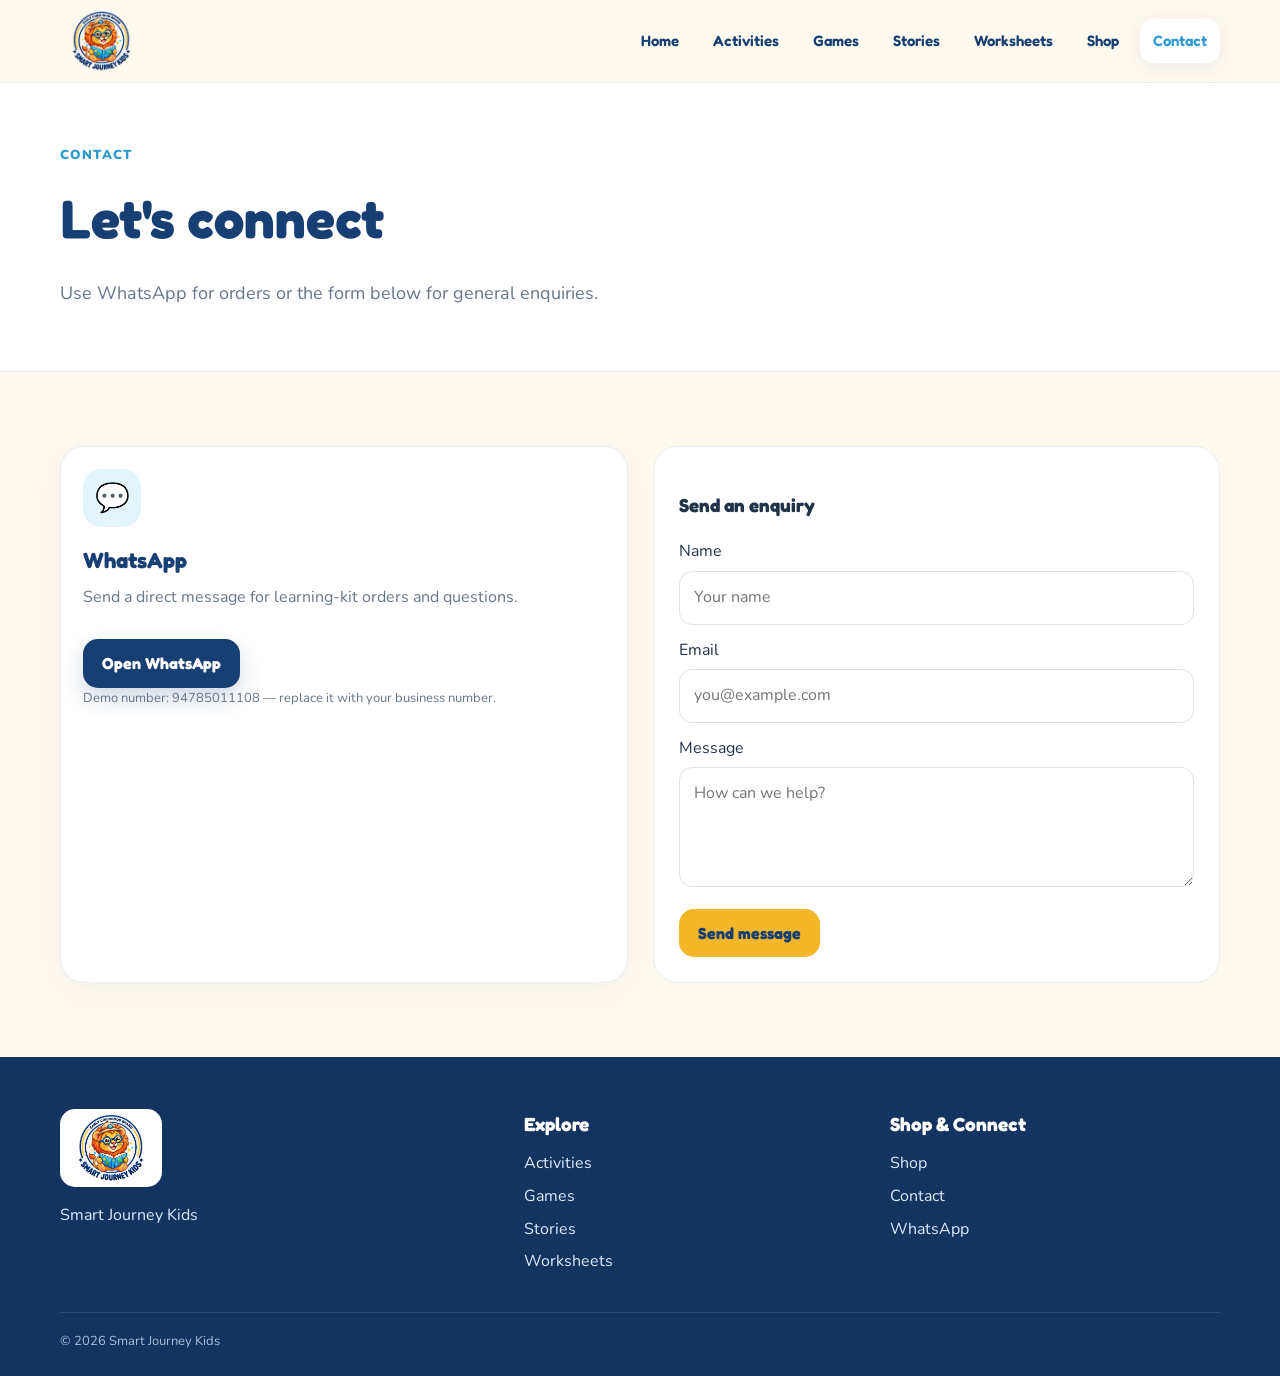
<file: contact.html>
<!doctype html>
<html lang="en"><head><meta charset="utf-8"><meta name="viewport" content="width=device-width,initial-scale=1">
<title>Contact | Smart Journey Kids</title><meta name="description" content="Smart Journey Kids">
<link rel="stylesheet" href="assets/styles.css"></head><body>
<header class="site-header"><div class="container navbar">
<a href="index.html"><img class="logo-mini" src="assets/smart-journey-kids-logo.png" alt="Smart Journey Kids"></a>
<button class="menu" aria-label="Open menu">☰</button><nav class="nav"><a class="" href="index.html">Home</a><a class="" href="activities.html">Activities</a><a class="" href="games.html">Games</a><a class="" href="stories.html">Stories</a><a class="" href="worksheets.html">Worksheets</a><a class="" href="shop.html">Shop</a><a class="active" href="contact.html">Contact</a></nav></div></header>

<main><section class="page-hero"><div class="container"><div class="eyebrow">Contact</div><h1>Let's connect</h1><p>Use WhatsApp for orders or the form below for general enquiries.</p></div></section>
<section class="section"><div class="container contact-card">
<div class="card"><div class="icon blue">💬</div><h3>WhatsApp</h3><p>Send a direct message for learning-kit orders and questions.</p><div class="actions"><a class="btn btn-primary" href="https://wa.me/94785011108" target="_blank" rel="noopener">Open WhatsApp</a></div><p class="small">Demo number: 94785011108 — replace it with your business number.</p></div>
<form class="form" onsubmit="event.preventDefault();alert('Thanks! Connect this form to your preferred email or backend before publishing.');"><h3>Send an enquiry</h3><label>Name</label><input required placeholder="Your name"><label>Email</label><input type="email" required placeholder="you@example.com"><label>Message</label><textarea required placeholder="How can we help?"></textarea><button class="btn btn-gold" type="submit">Send message</button></form>
</div></section></main>

<footer class="footer"><div class="container footer-grid">
<div><img src="assets/smart-journey-kids-logo.png" alt="Smart Journey Kids"><p>Smart Journey Kids</p></div>
<div><h4>Explore</h4><a href="activities.html">Activities</a><a href="games.html">Games</a><a href="stories.html">Stories</a><a href="worksheets.html">Worksheets</a></div>
<div><h4>Shop & Connect</h4><a href="shop.html">Shop</a><a href="contact.html">Contact</a><a href="https://wa.me/94785011108" target="_blank" rel="noopener">WhatsApp</a></div>
</div><div class="container footer-bottom">© <span id="year"></span> Smart Journey Kids</div></footer>
<script src="assets/app.js"></script></body></html>
</file>
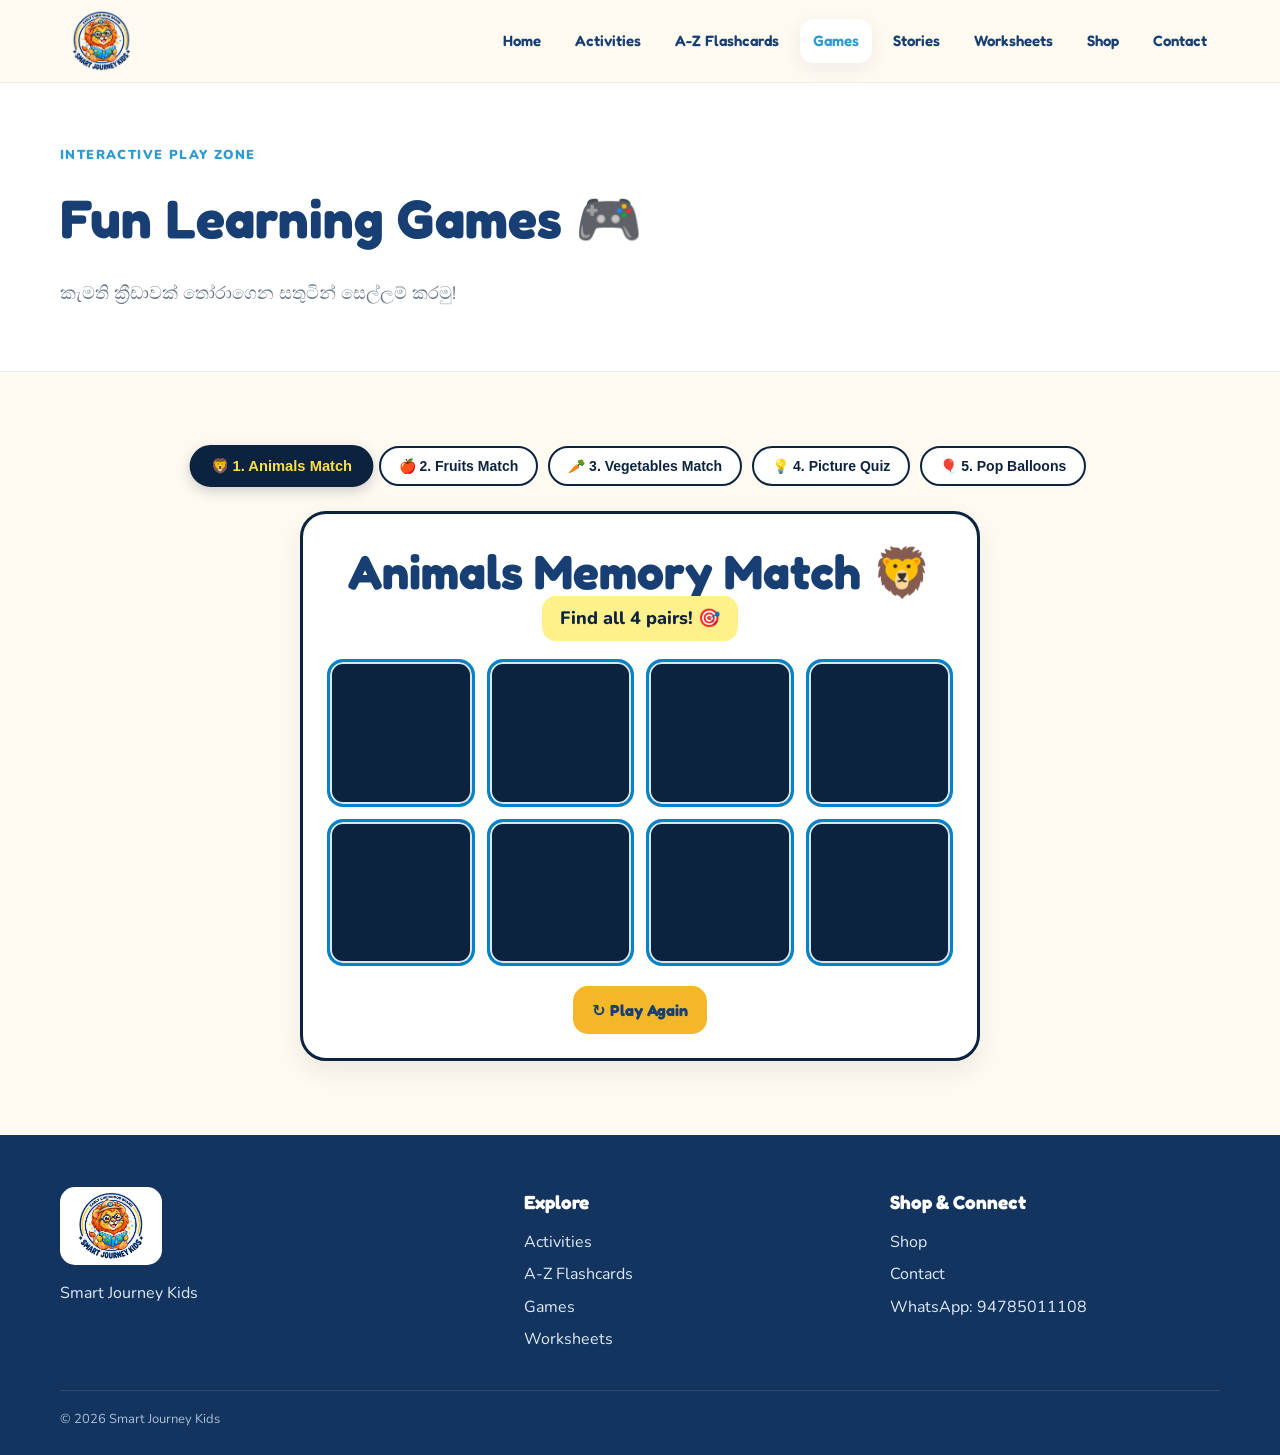
<file: games.html>
<!doctype html>
<html lang="en">
<head>
  <meta charset="utf-8">
  <meta name="viewport" content="width=device-width,initial-scale=1">
  <title>Kids Learning Games | Smart Journey Kids 🦁</title>
  <meta name="description" content="Fun educational games for kids">
  <link rel="stylesheet" href="assets/styles.css">
  <style>
    .game-nav-tabs {
      display: flex;
      flex-wrap: wrap;
      gap: 10px;
      justify-content: center;
      margin-bottom: 25px;
    }
    .game-tab-btn {
      background: #ffffff;
      border: 2.5px solid #0c2340;
      color: #0c2340;
      padding: 10px 18px;
      border-radius: 999px;
      font-weight: 800;
      font-size: 14px;
      cursor: pointer;
      transition: all 0.2s ease;
    }
    .game-tab-btn.active {
      background: #0c2340;
      color: #fde047;
      transform: scale(1.05);
      box-shadow: 0 4px 12px rgba(12,35,64,0.2);
    }
    .game-arena {
      max-width: 680px;
      margin: 0 auto;
      background: #ffffff;
      border: 3.5px solid #0c2340;
      border-radius: 26px;
      padding: 24px;
      box-shadow: 0 10px 25px rgba(12,35,64,0.08);
      text-align: center;
      display: none;
    }
    .game-arena.active {
      display: block;
    }
    .status-badge {
      font-size: 18px;
      font-weight: 800;
      color: #0c2340;
      margin-bottom: 18px;
      background: #fef08a;
      padding: 8px 18px;
      border-radius: 14px;
      display: inline-block;
    }
    .cards-grid {
      display: grid;
      grid-template-columns: repeat(4, 1fr);
      gap: 12px;
      margin-bottom: 20px;
    }
    @media (max-width: 500px) {
      .cards-grid {
        grid-template-columns: repeat(3, 1fr);
      }
    }
    .game-card {
      aspect-ratio: 1 / 1;
      background: #0c2340;
      border: 3px solid #0284c7;
      border-radius: 16px;
      display: flex;
      align-items: center;
      justify-content: center;
      font-size: 38px;
      cursor: pointer;
      user-select: none;
      transition: transform 0.2s;
    }
    .game-card:hover {
      transform: scale(1.04);
    }
    .game-card.hidden-card {
      color: transparent;
      background: #0c2340;
    }
    .game-card.hidden-card::after {
      content: "❓";
      font-size: 26px;
    }
    .game-card.flipped {
      background: #bae6fd;
      border-color: #f59e0b;
    }
    .game-card.matched {
      background: #bbf7d0;
      border-color: #10b981;
      cursor: default;
      transform: none;
    }
    /* Balloon Game Styling */
    .balloon-box {
      height: 320px;
      background: #f0fdf4;
      border: 2px dashed #86efac;
      border-radius: 20px;
      position: relative;
      overflow: hidden;
      margin-bottom: 16px;
    }
    .balloon {
      position: absolute;
      font-size: 46px;
      cursor: pointer;
      user-select: none;
      animation: floatUp 4s linear forwards;
    }
    @keyframes floatUp {
      0% { bottom: -60px; }
      100% { bottom: 330px; }
    }
    /* Quiz Styling */
    .quiz-options {
      display: grid;
      grid-template-columns: 1fr 1fr;
      gap: 12px;
      margin-top: 20px;
    }
    .quiz-opt-btn {
      background: #f8fafc;
      border: 2px solid #cbd5e1;
      padding: 14px;
      border-radius: 14px;
      font-weight: 800;
      font-size: 16px;
      cursor: pointer;
      color: #0c2340;
    }
    .quiz-opt-btn:hover {
      background: #e2e8f0;
    }
  </style>
</head>
<body>

<header class="site-header">
  <div class="container navbar">
    <a href="index.html"><img class="logo-mini" src="assets/smart-journey-kids-logo.png" alt="Smart Journey Kids"></a>
    <button class="menu" aria-label="Open menu">☰</button>
    <nav class="nav">
      <a href="index.html">Home</a>
      <a href="activities.html">Activities</a>
      <a href="flashcards.html">A-Z Flashcards</a>
      <a class="active" href="games.html">Games</a>
      <a href="stories.html">Stories</a>
      <a href="worksheets.html">Worksheets</a>
      <a href="shop.html">Shop</a>
      <a href="contact.html">Contact</a>
    </nav>
  </div>
</header>

<main>
  <section class="page-hero">
    <div class="container">
      <div class="eyebrow">Interactive Play Zone</div>
      <h1>Fun Learning Games 🎮</h1>
      <p>කැමති ක්‍රීඩාවක් තෝරාගෙන සතුටින් සෙල්ලම් කරමු!</p>
    </div>
  </section>

  <section class="section">
    <div class="container">
      
      <!-- Category Switcher Tabs -->
      <div class="game-nav-tabs">
        <button class="game-tab-btn active" onclick="switchGame('game-animals')">🦁 1. Animals Match</button>
        <button class="game-tab-btn" onclick="switchGame('game-fruits')">🍎 2. Fruits Match</button>
        <button class="game-tab-btn" onclick="switchGame('game-vege')">🥕 3. Vegetables Match</button>
        <button class="game-tab-btn" onclick="switchGame('game-quiz')">💡 4. Picture Quiz</button>
        <button class="game-tab-btn" onclick="switchGame('game-balloon')">🎈 5. Pop Balloons</button>
      </div>

      <!-- GAME 1: Animals Match -->
      <div id="game-animals" class="game-arena active">
        <h2>Animals Memory Match 🦁</h2>
        <div id="status-animals" class="status-badge">Find all 4 animal pairs! 🎯</div>
        <div id="board-animals" class="cards-grid"></div>
        <button class="btn btn-gold" onclick="startMemoryGame('animals')">↻ Play Again</button>
      </div>

      <!-- GAME 2: Fruits Match -->
      <div id="game-fruits" class="game-arena">
        <h2>Fruits Memory Match 🍎</h2>
        <div id="status-fruits" class="status-badge">Find all 4 fruit pairs! 🍓</div>
        <div id="board-fruits" class="cards-grid"></div>
        <button class="btn btn-gold" onclick="startMemoryGame('fruits')">↻ Play Again</button>
      </div>

      <!-- GAME 3: Vegetables Match -->
      <div id="game-vege" class="game-arena">
        <h2>Vegetables Memory Match 🥕</h2>
        <div id="status-vege" class="status-badge">Find all 4 vegetable pairs! 🥦</div>
        <div id="board-vege" class="cards-grid"></div>
        <button class="btn btn-gold" onclick="startMemoryGame('vege')">↻ Play Again</button>
      </div>

      <!-- GAME 4: Picture Quiz -->
      <div id="game-quiz" class="game-arena">
        <h2>Guess the Word! 💡</h2>
        <div id="quiz-badge" class="status-badge">Score: 0</div>
        <div style="font-size: 85px; margin: 15px 0;" id="quiz-icon">🍎</div>
        <h3 id="quiz-question" style="color:#0c2340;">මේ පලතුරේ නම කුමක්ද?</h3>
        <div class="quiz-options" id="quiz-options"></div>
      </div>

      <!-- GAME 5: Pop Balloons -->
      <div id="game-balloon" class="game-arena">
        <h2>Pop the Flying Balloons! 🎈</h2>
        <div class="status-badge" id="balloon-score">Score: 0 🎯</div>
        <div class="balloon-box" id="balloon-sky"></div>
        <button class="btn btn-primary" id="btn-balloon-start" onclick="startBalloons()">Start Balloon Game ▶</button>
      </div>

    </div>
  </section>
</main>

<footer class="footer">
  <div class="container footer-grid">
    <div>
      <img src="assets/smart-journey-kids-logo.png" alt="Smart Journey Kids">
      <p>Smart Journey Kids</p>
    </div>
    <div>
      <h4>Explore</h4>
      <a href="activities.html">Activities</a>
      <a href="flashcards.html">A-Z Flashcards</a>
      <a href="games.html">Games</a>
      <a href="worksheets.html">Worksheets</a>
    </div>
    <div>
      <h4>Shop & Connect</h4>
      <a href="shop.html">Shop</a>
      <a href="contact.html">Contact</a>
      <a href="https://wa.me/94785011108" target="_blank" rel="noopener">WhatsApp: 94785011108</a>
    </div>
  </div>
  <div class="container footer-bottom">© <span id="year"></span> Smart Journey Kids</div>
</footer>

<script>
  // Tab Switching Logic
  function switchGame(gameId) {
    document.querySelectorAll('.game-arena').forEach(el => el.classList.remove('active'));
    document.querySelectorAll('.game-tab-btn').forEach(btn => btn.classList.remove('active'));
    document.getElementById(gameId).classList.add('active');
    event.target.classList.add('active');

    if(gameId === 'game-quiz') initQuiz();
  }

  // Memory Datasets
  const gameData = {
    animals: ['🦁', '🐘', '🐯', '🐵'],
    fruits: ['🍎', '🍌', '🍇', '🍓'],
    vege: ['🥕', '🥦', '🌽', '🍅']
  };

  let activeFlips = {};

  function startMemoryGame(type) {
    const board = document.getElementById(`board-${type}`);
    const status = document.getElementById(`status-${type}`);
    board.innerHTML = '';
    activeFlips[type] = { flipped: [], matched: 0, lock: false };
    status.innerText = 'Find all 4 pairs! 🎯';
    status.style.background = '#fef08a';

    const deck = [...gameData[type], ...gameData[type]].sort(() => 0.5 - Math.random());

    deck.forEach(symbol => {
      const card = document.createElement('div');
      card.className = 'game-card hidden-card';
      card.innerText = symbol;
      card.dataset.sym = symbol;
      card.onclick = () => onCardClick(card, type);
      board.appendChild(card);
    });
  }

  function onCardClick(card, type) {
    const state = activeFlips[type];
    if (state.lock || card === state.flipped[0] || card.classList.contains('matched')) return;

    card.classList.remove('hidden-card');
    card.classList.add('flipped');
    state.flipped.push(card);

    if (state.flipped.length === 2) {
      const [c1, c2] = state.flipped;
      if (c1.dataset.sym === c2.dataset.sym) {
        c1.classList.add('matched');
        c2.classList.add('matched');
        state.matched++;
        state.flipped = [];
        if (state.matched === 4) {
          const status = document.getElementById(`status-${type}`);
          status.innerText = '🎉 සුපිරියි! ඔබ ජයග්‍රහණය කළා!';
          status.style.background = '#bbf7d0';
        }
      } else {
        state.lock = true;
        setTimeout(() => {
          c1.classList.add('hidden-card');
          c2.classList.add('hidden-card');
          c1.classList.remove('flipped');
          c2.classList.remove('flipped');
          state.flipped = [];
          state.lock = false;
        }, 800);
      }
    }
  }

  // GAME 4: QUIZ LOGIC
  const questions = [
    { icon: '🍎', q: 'මේ පලතුරේ නම කුමක්ද?', ans: 'Apple (ඇපල්)', opts: ['Apple (ඇපල්)', 'Banana', 'Grapes', 'Orange'] },
    { icon: '🦁', q: 'කැලයේ රජු ලෙස හඳුන්වන්නේ කවුද?', ans: 'Lion (සිංහයා)', opts: ['Elephant', 'Lion (සිංහයා)', 'Tiger', 'Monkey'] },
    { icon: '🥕', q: 'හාවා කෑමට වඩාත්ම කැමති එළවළුව?', ans: 'Carrot (කැරට්)', opts: ['Tomato', 'Corn', 'Carrot (කැරට්)', 'Broccoli'] },
    { icon: '🐘', q: 'දිග හොඬවැලක් ඇති සත්වයා කවුද?', ans: 'Elephant (අලියා)', opts: ['Giraffe', 'Zebra', 'Elephant (අලියා)', 'Horse'] }
  ];
  let quizIndex = 0;
  let quizScore = 0;

  function initQuiz() {
    quizIndex = 0;
    quizScore = 0;
    renderQuiz();
  }

  function renderQuiz() {
    if(quizIndex >= questions.length) {
      document.getElementById('quiz-question').innerText = `🎉 සුබ පැතුම්! ඔබ ලකුණු ${quizScore}/${questions.length}ක් ලබාගත්තා!`;
      document.getElementById('quiz-icon').innerText = '🏆';
      document.getElementById('quiz-options').innerHTML = `<button class="quiz-opt-btn" onclick="initQuiz()" style="grid-column: span 2;">නැවත සෙල්ලම් කරන්න</button>`;
      return;
    }
    const cur = questions[quizIndex];
    document.getElementById('quiz-badge').innerText = `Score: ${quizScore}`;
    document.getElementById('quiz-icon').innerText = cur.icon;
    document.getElementById('quiz-question').innerText = cur.q;

    const optBox = document.getElementById('quiz-options');
    optBox.innerHTML = '';
    cur.opts.forEach(opt => {
      const btn = document.createElement('button');
      btn.className = 'quiz-opt-btn';
      btn.innerText = opt;
      btn.onclick = () => {
        if(opt === cur.ans) quizScore++;
        quizIndex++;
        renderQuiz();
      };
      optBox.appendChild(btn);
    });
  }

  // GAME 5: POP BALLOONS LOGIC
  let balloonScore = 0;
  let balloonTimer = null;

  function startBalloons() {
    const sky = document.getElementById('balloon-sky');
    const startBtn = document.getElementById('btn-balloon-start');
    sky.innerHTML = '';
    balloonScore = 0;
    document.getElementById('balloon-score').innerText = 'Score: 0 🎯';
    startBtn.style.display = 'none';

    let count = 0;
    balloonTimer = setInterval(() => {
      if(count >= 15) {
        clearInterval(balloonTimer);
        setTimeout(() => {
          alert(`Game Over! ඔබ ලකුණු ${balloonScore}ක් ලබාගත්තා! 🎈`);
          startBtn.style.display = 'inline-block';
        }, 3000);
        return;
      }
      createBalloon();
      count++;
    }, 700);
  }

  function createBalloon() {
    const sky = document.getElementById('balloon-sky');
    const b = document.createElement('div');
    const emojis = ['🎈', '🔴', '🟡', '🟢', '🟣'];
    b.className = 'balloon';
    b.innerText = emojis[Math.floor(Math.random() * emojis.length)];
    b.style.left = Math.random() * 80 + '%';
    b.onclick = () => {
      balloonScore += 10;
      document.getElementById('balloon-score').innerText = `Score: ${balloonScore} 🎯`;
      b.remove();
    };
    sky.appendChild(b);
  }

  // Init on Load
  document.addEventListener('DOMContentLoaded', () => {
    startMemoryGame('animals');
    startMemoryGame('fruits');
    startMemoryGame('vege');
    initQuiz();
  });
</script>
<script src="assets/app.js"></script>
</body>
</html>
</file>
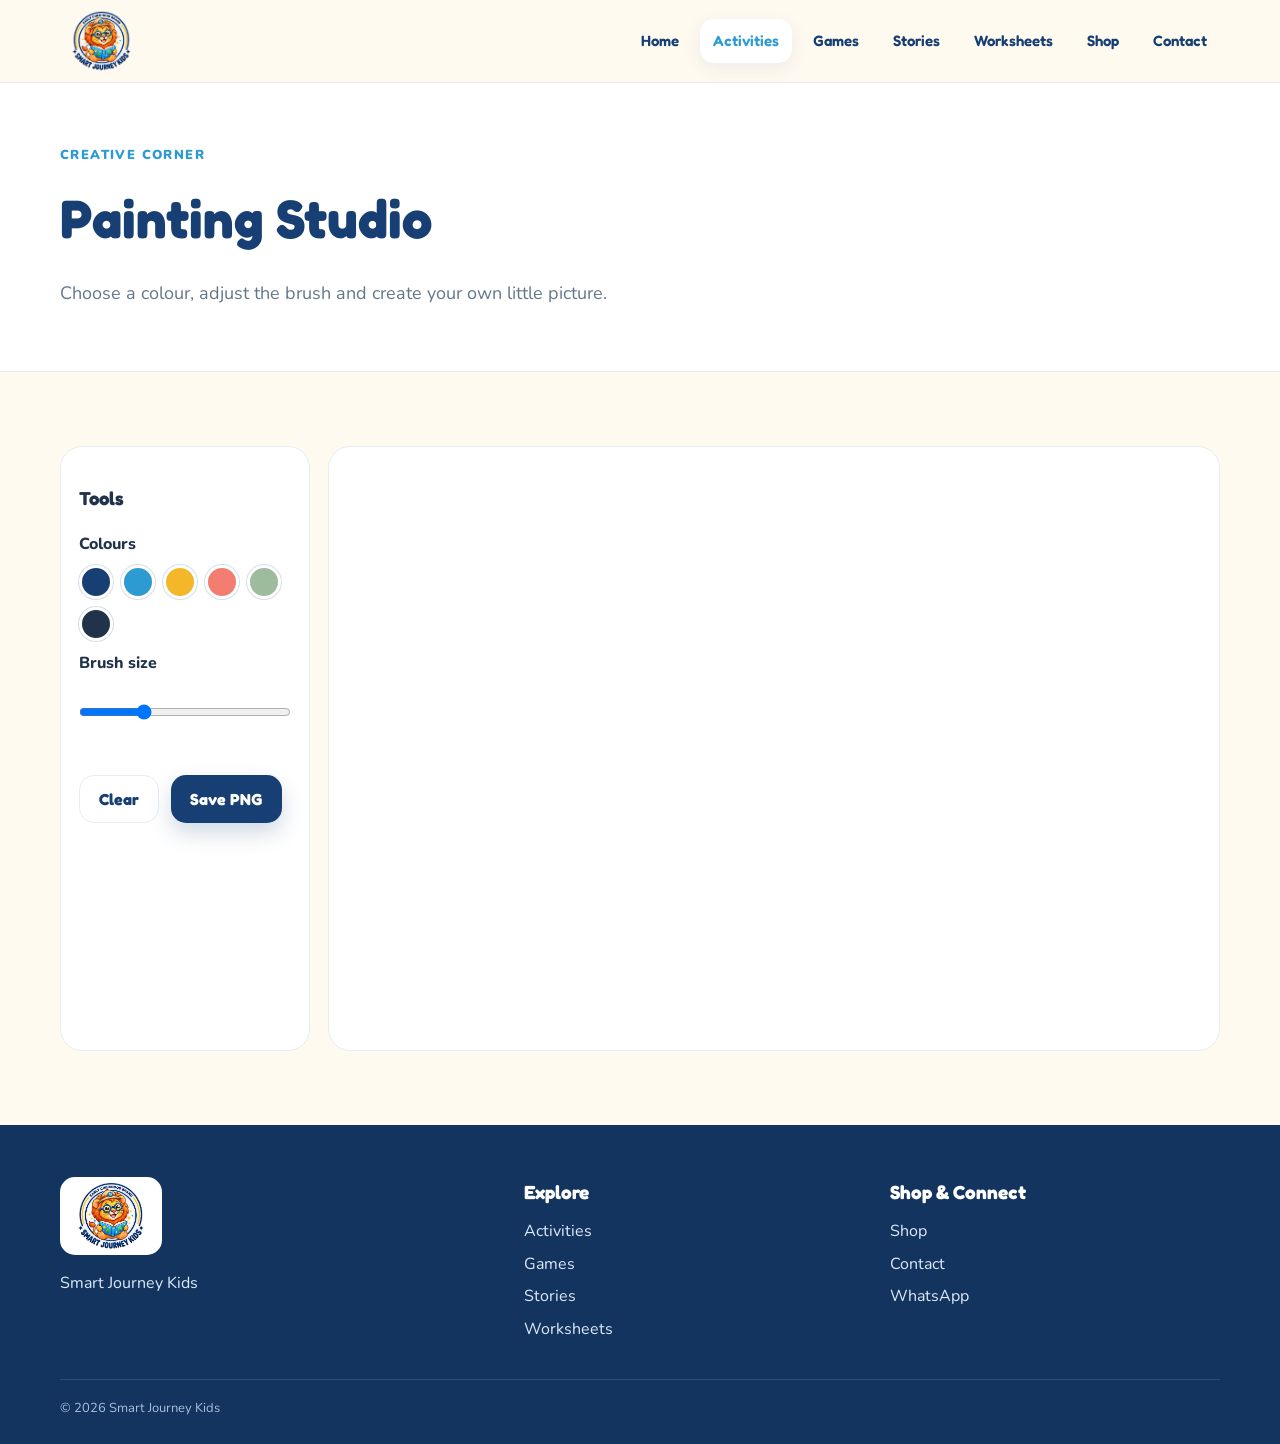
<file: painting.html>
<!doctype html>
<html lang="en"><head><meta charset="utf-8"><meta name="viewport" content="width=device-width,initial-scale=1">
<title>Painting Studio | Smart Journey Kids</title><meta name="description" content="Smart Journey Kids">
<link rel="stylesheet" href="assets/styles.css"></head><body>
<header class="site-header"><div class="container navbar">
<a href="index.html"><img class="logo-mini" src="assets/smart-journey-kids-logo.png" alt="Smart Journey Kids"></a>
<button class="menu" aria-label="Open menu">☰</button><nav class="nav"><a class="" href="index.html">Home</a><a class="active" href="activities.html">Activities</a><a class="" href="games.html">Games</a><a class="" href="stories.html">Stories</a><a class="" href="worksheets.html">Worksheets</a><a class="" href="shop.html">Shop</a><a class="" href="contact.html">Contact</a></nav></div></header>

<main><section class="page-hero"><div class="container"><div class="eyebrow">Creative Corner</div><h1>Painting Studio</h1><p>Choose a colour, adjust the brush and create your own little picture.</p></div></section>
<section class="section"><div class="container"><div class="paint-wrap">
<aside class="paint-tools"><h3>Tools</h3><label>Colours</label><div class="palette">
<button class="swatch" data-color="#173f73" style="background:#173f73"></button><button class="swatch" data-color="#2d9bd2" style="background:#2d9bd2"></button><button class="swatch" data-color="#f4b72a" style="background:#f4b72a"></button><button class="swatch" data-color="#f27d70" style="background:#f27d70"></button><button class="swatch" data-color="#9dbb9d" style="background:#9dbb9d"></button><button class="swatch" data-color="#20334a" style="background:#20334a"></button>
</div><label>Brush size</label><input id="brushSize" type="range" min="2" max="30" value="9"><div class="actions"><button class="btn btn-light" id="clearCanvas">Clear</button><button class="btn btn-primary" id="downloadCanvas">Save PNG</button></div></aside>
<div class="canvas-shell"><canvas id="paintCanvas" width="900" height="600"></canvas></div>
</div></div></section></main>

<footer class="footer"><div class="container footer-grid">
<div><img src="assets/smart-journey-kids-logo.png" alt="Smart Journey Kids"><p>Smart Journey Kids</p></div>
<div><h4>Explore</h4><a href="activities.html">Activities</a><a href="games.html">Games</a><a href="stories.html">Stories</a><a href="worksheets.html">Worksheets</a></div>
<div><h4>Shop & Connect</h4><a href="shop.html">Shop</a><a href="contact.html">Contact</a><a href="https://wa.me/94779882111" target="_blank" rel="noopener">WhatsApp</a></div>
</div><div class="container footer-bottom">© <span id="year"></span> Smart Journey Kids</div></footer>
<script src="assets/app.js"></script></body></html>
</file>
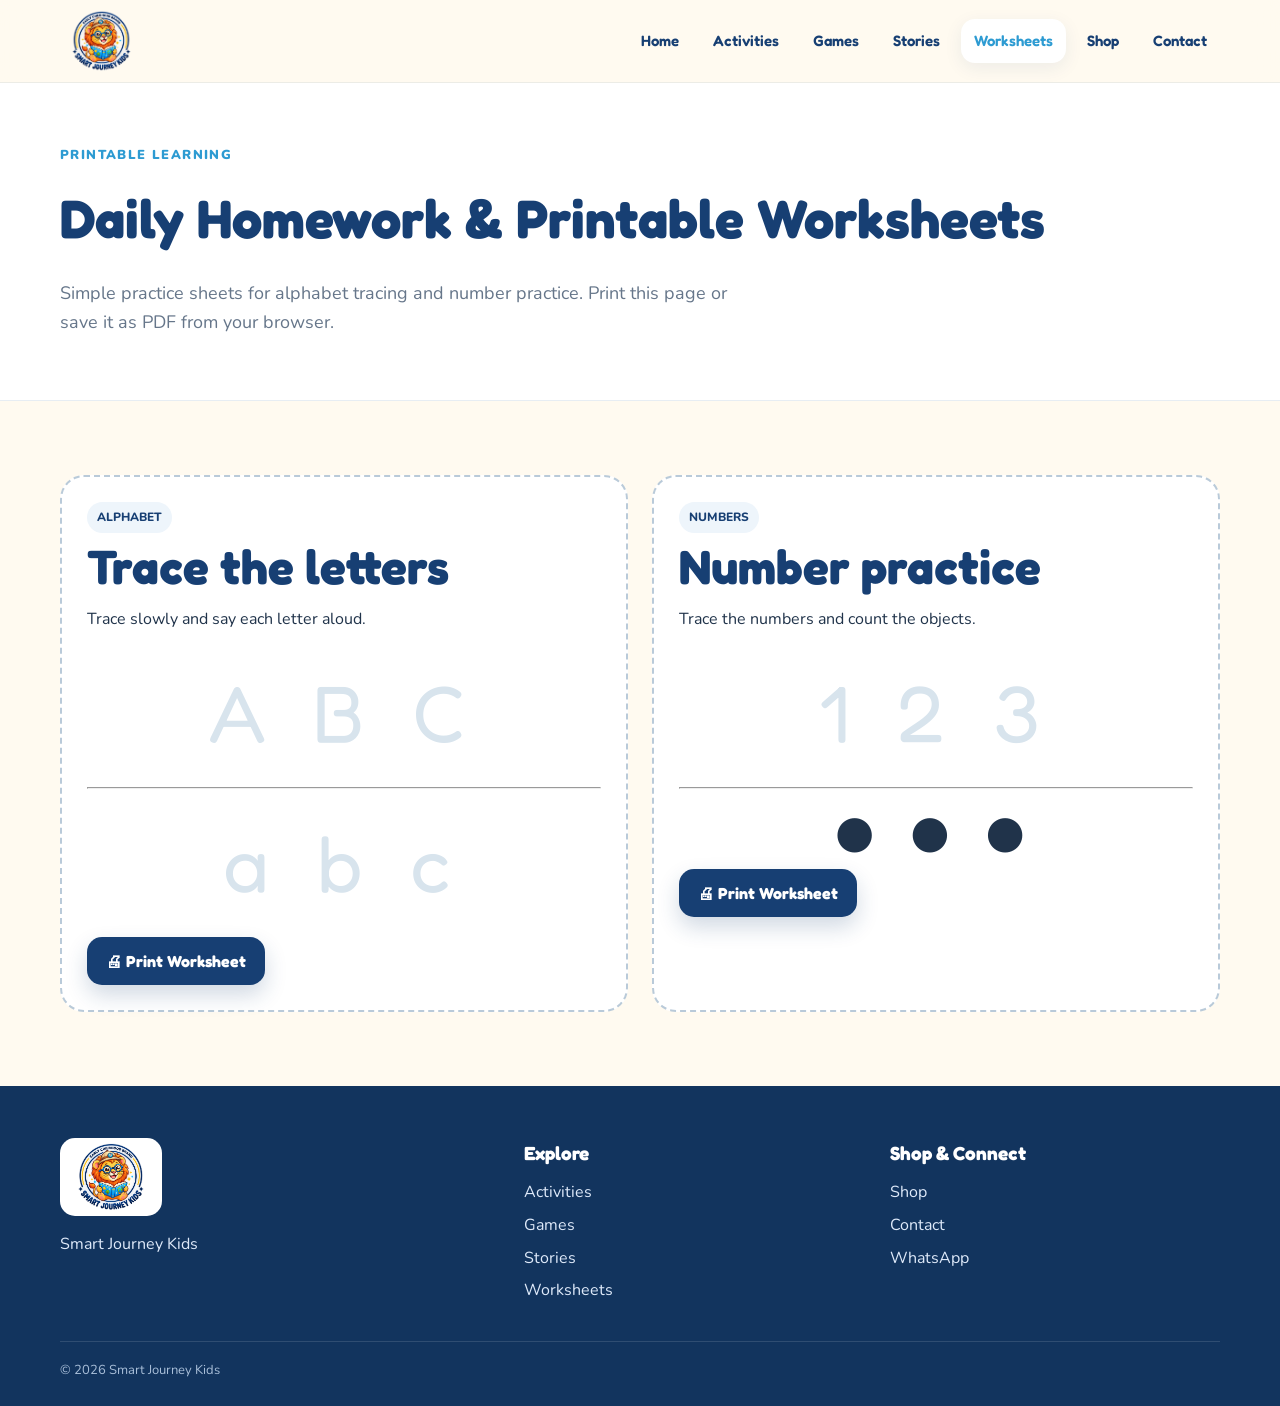
<file: worksheets.html>
<!doctype html>
<html lang="en"><head><meta charset="utf-8"><meta name="viewport" content="width=device-width,initial-scale=1">
<title>Worksheets | Smart Journey Kids</title><meta name="description" content="Smart Journey Kids">
<link rel="stylesheet" href="assets/styles.css"></head><body>
<header class="site-header"><div class="container navbar">
<a href="index.html"><img class="logo-mini" src="assets/smart-journey-kids-logo.png" alt="Smart Journey Kids"></a>
<button class="menu" aria-label="Open menu">☰</button><nav class="nav"><a class="" href="index.html">Home</a><a class="" href="activities.html">Activities</a><a class="" href="games.html">Games</a><a class="" href="stories.html">Stories</a><a class="active" href="worksheets.html">Worksheets</a><a class="" href="shop.html">Shop</a><a class="" href="contact.html">Contact</a></nav></div></header>

<main><section class="page-hero"><div class="container"><div class="eyebrow">Printable Learning</div><h1>Daily Homework & Printable Worksheets</h1><p>Simple practice sheets for alphabet tracing and number practice. Print this page or save it as PDF from your browser.</p></div></section>
<section class="section"><div class="container"><div class="grid-2">
<div class="worksheet"><span class="badge">ALPHABET</span><h2>Trace the letters</h2><p>Trace slowly and say each letter aloud.</p><div class="trace">A B C</div><hr><div class="trace">a b c</div><button class="btn btn-primary" onclick="window.print()">🖨 Print Worksheet</button></div>
<div class="worksheet"><span class="badge">NUMBERS</span><h2>Number practice</h2><p>Trace the numbers and count the objects.</p><div class="trace">1 2 3</div><hr><div style="font-size:45px;text-align:center;letter-spacing:12px">● ● ●</div><button class="btn btn-primary" onclick="window.print()">🖨 Print Worksheet</button></div>
</div></div></section></main>

<footer class="footer"><div class="container footer-grid">
<div><img src="assets/smart-journey-kids-logo.png" alt="Smart Journey Kids"><p>Smart Journey Kids</p></div>
<div><h4>Explore</h4><a href="activities.html">Activities</a><a href="games.html">Games</a><a href="stories.html">Stories</a><a href="worksheets.html">Worksheets</a></div>
<div><h4>Shop & Connect</h4><a href="shop.html">Shop</a><a href="contact.html">Contact</a><a href="https://wa.me/94785011108" target="_blank" rel="noopener">WhatsApp</a></div>
</div><div class="container footer-bottom">© <span id="year"></span> Smart Journey Kids</div></footer>
<script src="assets/app.js"></script></body></html>
</file>
<file: assets/styles.css>
@import url('https://fonts.googleapis.com/css2?family=Fredoka:wght@400;500;600;700&family=Nunito:wght@400;600;700;800&display=swap');

:root{
  --navy:#173f73; --blue:#2d9bd2; --gold:#f4b72a; --coral:#f27d70;
  --cream:#fffaf0; --paper:#ffffff; --ink:#20334a; --muted:#66768a;
  --sage:#9dbb9d; --line:#e7edf3; --shadow:0 18px 45px rgba(23,63,115,.11);
  --radius:24px;
}
*{box-sizing:border-box}
html{scroll-behavior:smooth}
body{margin:0;color:var(--ink);background:var(--cream);font-family:Nunito,system-ui,sans-serif;line-height:1.6}
h1,h2,h3,h4,.brand,.btn,.nav a,.pill,.price{font-family:Fredoka,system-ui,sans-serif}
a{color:inherit;text-decoration:none}
img{max-width:100%;display:block}
.container{width:min(1160px,92%);margin:auto}
.site-header{position:sticky;top:0;z-index:50;background:rgba(255,250,240,.94);backdrop-filter:blur(14px);border-bottom:1px solid rgba(23,63,115,.08)}
.navbar{height:82px;display:flex;align-items:center;justify-content:space-between;gap:24px}
.logo-mini{height:62px;width:auto}
.nav{display:flex;align-items:center;gap:8px}
.nav a{padding:10px 13px;border-radius:14px;font-weight:600;color:var(--navy);font-size:15px}
.nav a:hover,.nav a.active{background:#fff;color:var(--blue);box-shadow:0 5px 18px rgba(23,63,115,.08)}
.menu{display:none;border:0;background:#fff;border-radius:12px;padding:11px;color:var(--navy);font-size:22px}
.hero{padding:76px 0 58px;overflow:hidden}
.hero-grid{display:grid;grid-template-columns:1.02fr .98fr;align-items:center;gap:58px}
.kicker{display:inline-flex;align-items:center;gap:8px;background:#fff;border:1px solid var(--line);padding:8px 13px;border-radius:999px;color:var(--navy);font-weight:800;font-size:13px;box-shadow:0 7px 22px rgba(23,63,115,.06)}
.dot{width:9px;height:9px;border-radius:50%;background:var(--gold)}
.hero h1{font-size:clamp(44px,6vw,74px);line-height:.98;letter-spacing:-2px;color:var(--navy);margin:20px 0 20px}
.hero h1 span{color:var(--coral)}
.hero p{font-size:19px;max-width:600px;color:#5d6d7e}
.actions{display:flex;gap:12px;flex-wrap:wrap;margin-top:28px}
.btn{display:inline-flex;align-items:center;justify-content:center;gap:9px;min-height:48px;padding:12px 19px;border-radius:15px;border:0;cursor:pointer;font-weight:700;font-size:16px;transition:.2s}
.btn:hover{transform:translateY(-2px)}
.btn-primary{background:var(--navy);color:#fff;box-shadow:0 10px 22px rgba(23,63,115,.2)}
.btn-gold{background:var(--gold);color:#173f73}
.btn-light{background:#fff;color:var(--navy);border:1px solid var(--line)}
.hero-art{position:relative}
.hero-photo{height:480px;width:100%;object-fit:cover;border-radius:34px;box-shadow:var(--shadow);border:9px solid #fff}
.floating-card{position:absolute;left:-28px;bottom:28px;background:#fff;border-radius:20px;padding:16px 18px;box-shadow:var(--shadow);display:flex;align-items:center;gap:12px}
.float-icon{width:46px;height:46px;border-radius:15px;background:#fff1bd;display:grid;place-items:center;font-size:23px}
.section{padding:74px 0}
.section.alt{background:#fff}
.section-head{display:flex;align-items:end;justify-content:space-between;gap:20px;margin-bottom:28px}
.eyebrow{font-size:13px;font-weight:900;color:var(--blue);letter-spacing:1.4px;text-transform:uppercase}
.section h2{font-size:clamp(34px,4vw,48px);line-height:1.05;color:var(--navy);margin:8px 0 0}
.section-head p{max-width:520px;color:var(--muted);margin:0}
.grid-4{display:grid;grid-template-columns:repeat(4,1fr);gap:17px}
.grid-3{display:grid;grid-template-columns:repeat(3,1fr);gap:22px}
.grid-2{display:grid;grid-template-columns:repeat(2,1fr);gap:24px}
.card{background:#fff;border:1px solid var(--line);border-radius:var(--radius);padding:22px;box-shadow:0 8px 28px rgba(23,63,115,.05)}
.card:hover{box-shadow:var(--shadow)}
.feature{min-height:205px}
.icon{width:58px;height:58px;border-radius:18px;display:grid;place-items:center;font-size:28px;margin-bottom:16px}
.blue{background:#e4f4fb}.gold{background:#fff1bf}.coral{background:#ffe4df}.sage{background:#e9f2e8}
.card h3{font-size:22px;color:var(--navy);margin:0 0 7px}
.card p{color:var(--muted);margin:0}
.photo-card{padding:0;overflow:hidden}
.photo-card img{height:210px;object-fit:cover}
.photo-body{padding:19px}
.photo-body h3{margin-bottom:5px}
.badge{display:inline-block;padding:6px 10px;border-radius:999px;font-size:12px;font-weight:800;background:#eef5fb;color:var(--navy)}
.product img{height:205px;width:100%;object-fit:cover;border-radius:18px;margin-bottom:15px}
.price{font-size:25px;color:var(--navy);font-weight:700}
.product .btn{width:100%;margin-top:12px}
.quote{background:var(--navy);color:#fff;border-radius:32px;padding:38px;position:relative;overflow:hidden}
.quote:after{content:"";position:absolute;width:220px;height:220px;border-radius:50%;right:-80px;top:-90px;background:rgba(244,183,42,.18)}
.quote p{font-family:Fredoka;font-size:27px;line-height:1.2;max-width:760px;margin:0}
.footer{background:#12345e;color:#dfeafa;padding:52px 0 25px}
.footer-grid{display:grid;grid-template-columns:1.3fr 1fr 1fr;gap:35px}
.footer img{height:78px;background:#fff;border-radius:15px;padding:4px}
.footer h4{color:#fff;font-size:19px;margin:0 0 12px}
.footer a{display:block;margin:7px 0;color:#dfeafa}
.footer-bottom{border-top:1px solid rgba(255,255,255,.12);margin-top:30px;padding-top:18px;font-size:13px;color:#a9bfd9}
.page-hero{padding:62px 0 45px;background:#fff;border-bottom:1px solid var(--line)}
.page-hero h1{font-size:54px;color:var(--navy);margin:9px 0}
.page-hero p{max-width:700px;color:var(--muted);font-size:18px}
.tabs{display:flex;gap:8px;flex-wrap:wrap;margin:0 0 28px}
.pill{border:1px solid var(--line);background:#fff;border-radius:999px;padding:9px 15px;font-weight:700;color:var(--navy);cursor:pointer}
.pill.active{background:var(--navy);color:#fff}
.game-board{display:grid;grid-template-columns:repeat(4,1fr);gap:12px;max-width:700px;margin:25px auto}
.game-card{aspect-ratio:1;border:0;border-radius:18px;background:#e8f3f8;color:transparent;font-size:34px;cursor:pointer;box-shadow:inset 0 0 0 2px #d8e7ef;transition:.18s}
.game-card.flipped,.game-card.matched{background:#fff;color:var(--navy);box-shadow:var(--shadow)}
.game-card.matched{background:#e9f2e8}
.game-status{text-align:center;font-weight:800;color:var(--navy)}
.paint-wrap{display:grid;grid-template-columns:250px 1fr;gap:18px}
.paint-tools{background:#fff;border:1px solid var(--line);border-radius:22px;padding:18px}
.paint-tools label{display:block;font-weight:800;margin:10px 0 7px}
.palette{display:flex;gap:8px;flex-wrap:wrap}
.swatch{width:34px;height:34px;border-radius:50%;border:3px solid #fff;box-shadow:0 0 0 1px #d5dfe8;cursor:pointer}
.canvas-shell{background:#fff;border:1px solid var(--line);border-radius:22px;padding:14px;overflow:hidden}
#paintCanvas{width:100%;height:auto;display:block;background:#fff;touch-action:none;border-radius:15px}
.worksheet{background:#fff;border:2px dashed #b9cad9;border-radius:24px;padding:25px}
.trace{font-family:Fredoka;font-size:80px;letter-spacing:14px;color:#d8e4ed;text-align:center;margin:10px 0}
.contact-card{display:grid;grid-template-columns:1fr 1fr;gap:25px}
.form{background:#fff;border:1px solid var(--line);border-radius:25px;padding:25px}
input,textarea,select{width:100%;padding:13px 14px;border:1px solid #dbe4ec;border-radius:13px;font:inherit;margin:6px 0 13px;background:#fff}
textarea{min-height:120px;resize:vertical}
.small{font-size:13px;color:var(--muted)}
.empty{padding:30px;text-align:center;background:#fff;border:1px dashed #cbd8e4;border-radius:20px}
@media(max-width:900px){
 .nav{display:none;position:absolute;top:82px;left:0;right:0;background:#fff;padding:12px 4%;border-bottom:1px solid var(--line);flex-direction:column;align-items:stretch}
 .nav.open{display:flex}.nav a{padding:13px}.menu{display:block}
 .hero-grid,.grid-2,.contact-card{grid-template-columns:1fr}.grid-4{grid-template-columns:repeat(2,1fr)}.grid-3{grid-template-columns:1fr 1fr}
 .hero{padding-top:45px}.hero-photo{height:390px}.floating-card{left:12px}
 .paint-wrap{grid-template-columns:1fr}
}
@media(max-width:620px){
 .navbar{height:72px}.logo-mini{height:55px}.nav{top:72px}
 .hero h1{font-size:47px}.hero-photo{height:310px;border-width:6px}.grid-4,.grid-3{grid-template-columns:1fr}.section{padding:54px 0}
 .section-head{display:block}.section-head p{margin-top:10px}.page-hero h1{font-size:43px}.game-board{gap:8px}.card{padding:18px}
 .footer-grid{grid-template-columns:1fr}.footer{padding-top:40px}
}
</file>
